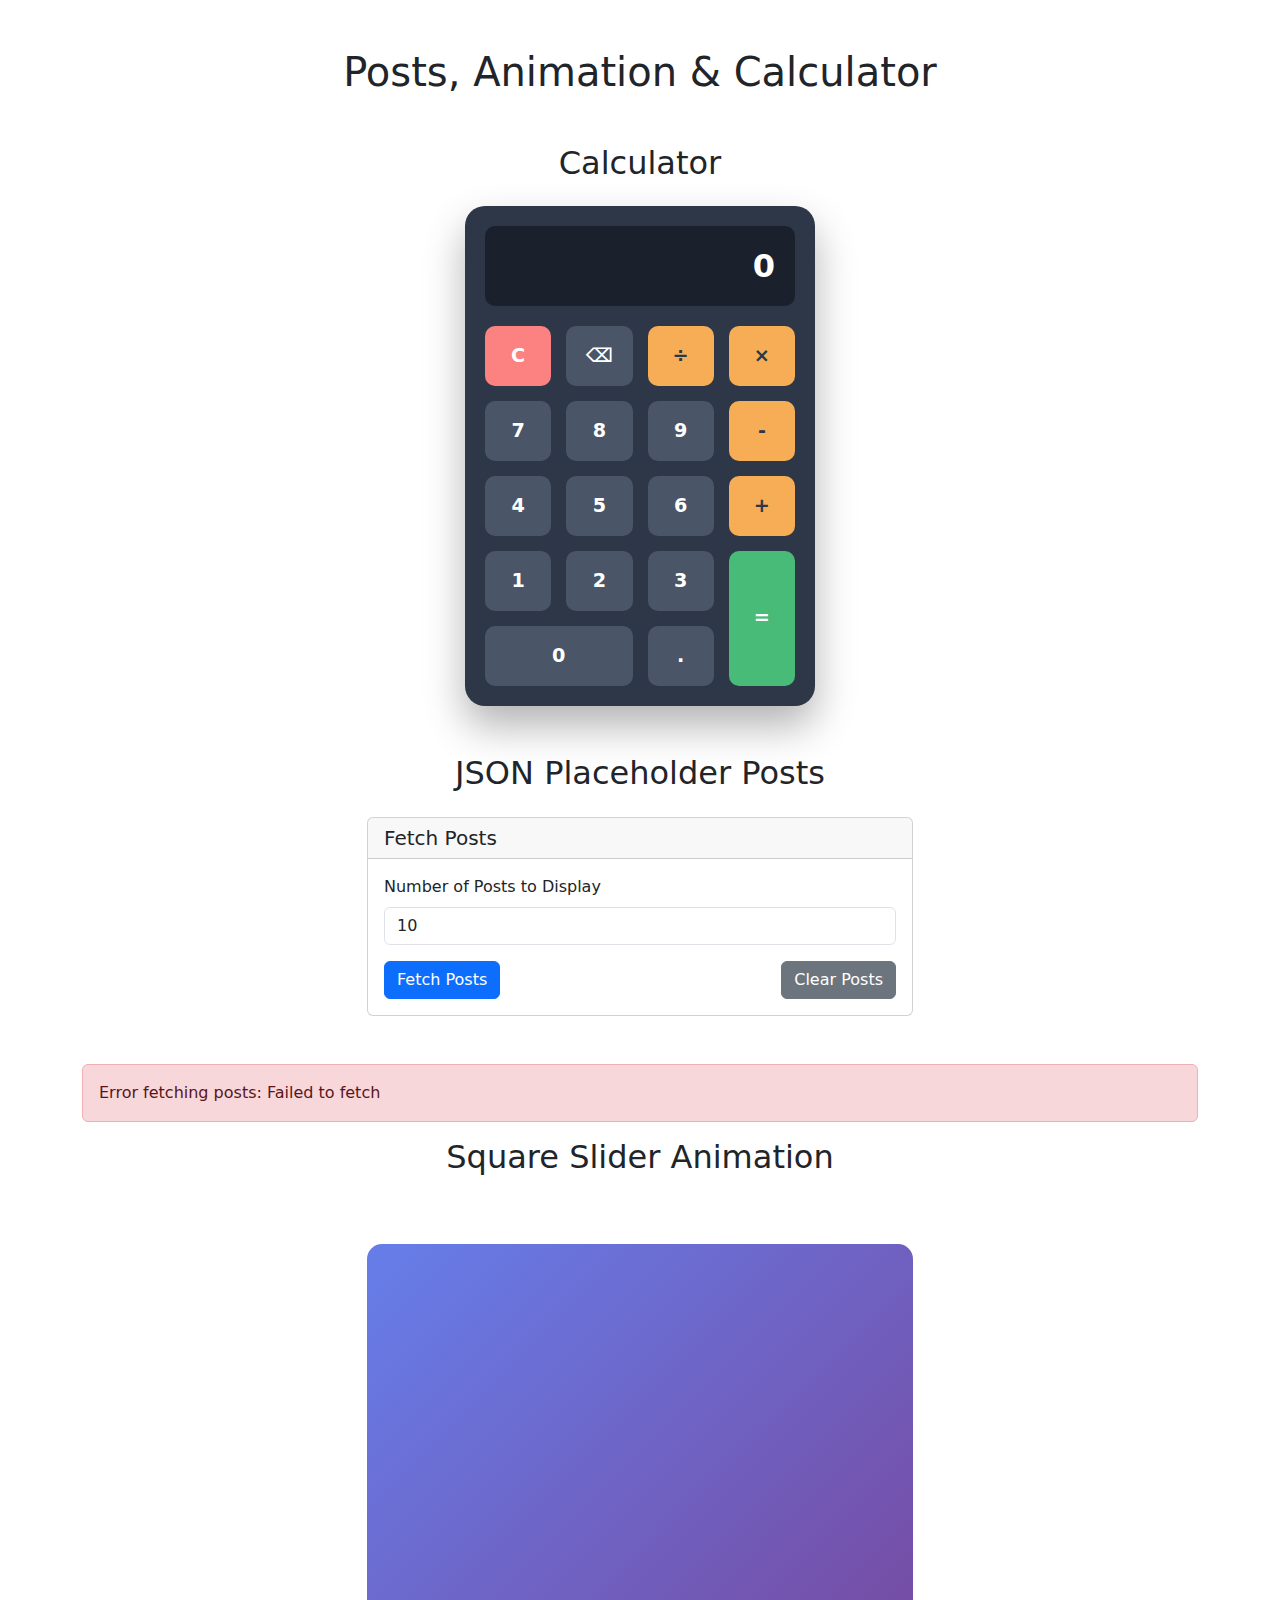
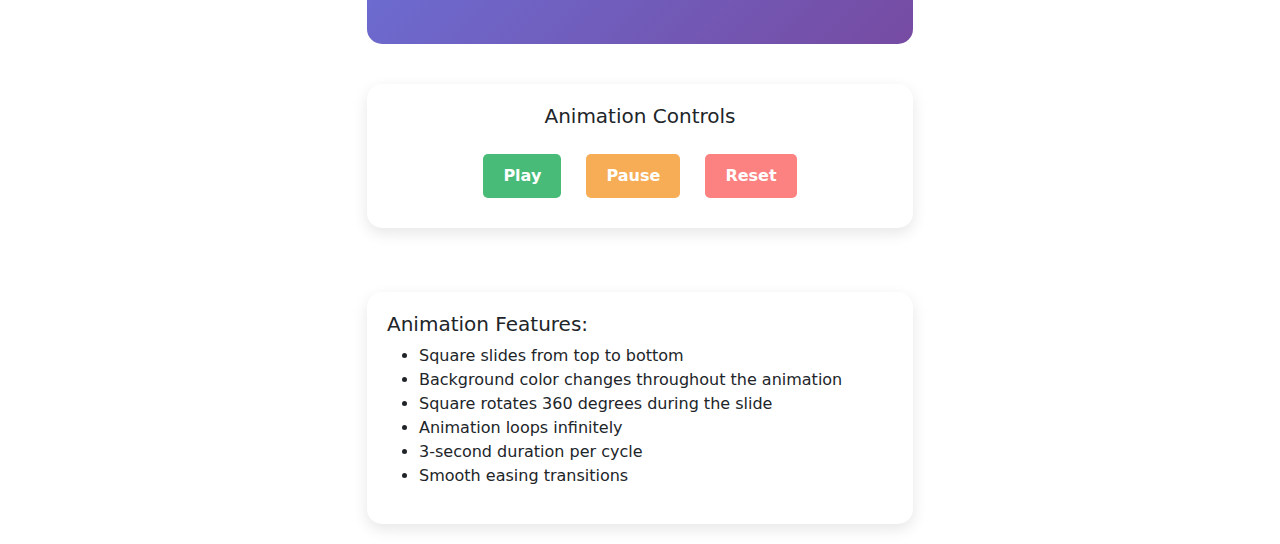
<file: index.html>
<!DOCTYPE html>
<html lang="en">
<head>
    <meta charset="UTF-8">
    <meta name="viewport" content="width=device-width, initial-scale=1.0">
    <title>JSON Placeholder Posts & Calculator</title>
    <!-- Bootstrap CSS -->
    <link href="https://cdn.jsdelivr.net/npm/bootstrap@5.3.0/dist/css/bootstrap.min.css" rel="stylesheet">
    <style>
        .animation-container {
            position: relative;
            width: 100%;
            height: 400px;
            background: linear-gradient(135deg, #667eea 0%, #764ba2 100%);
            border-radius: 15px;
            overflow: hidden;
            margin: 20px 0;
        }
        
        .square-slider {
            width: 80px;
            height: 80px;
            position: absolute;
            left: 50%;
            top: -100px;
            transform: translateX(-50%);
            border-radius: 10px;
            box-shadow: 0 4px 15px rgba(0, 0, 0, 0.3);
            background: linear-gradient(45deg, #ff6b6b, #ee5a24);
            animation: slideDown 3s ease-in-out infinite;
        }
        
        @keyframes slideDown {
            0% {
                top: -100px;
                background: linear-gradient(45deg, #ff6b6b, #ee5a24);
                transform: translateX(-50%) rotate(0deg);
            }
            25% {
                top: 25%;
                background: linear-gradient(45deg, #feca57, #ff9ff3);
                transform: translateX(-50%) rotate(90deg);
            }
            50% {
                top: 50%;
                background: linear-gradient(45deg, #48cae4, #023e8a);
                transform: translateX(-50%) rotate(180deg);
            }
            75% {
                top: 75%;
                background: linear-gradient(45deg, #06ffa5, #10ac84);
                transform: translateX(-50%) rotate(270deg);
            }
            100% {
                top: calc(100% + 100px);
                background: linear-gradient(45deg, #c44569, #f8b500);
                transform: translateX(-50%) rotate(360deg);
            }
        }
        
        .controls-panel {
            background: white;
            padding: 20px;
            border-radius: 15px;
            box-shadow: 0 5px 15px rgba(0, 0, 0, 0.1);
            margin: 20px 0;
        }
        
        .animation-control {
            margin: 10px;
            padding: 10px 20px;
            border: none;
            border-radius: 5px;
            cursor: pointer;
            font-weight: bold;
            transition: all 0.3s ease;
        }
        
        .play-btn {
            background: #48bb78;
            color: white;
        }
        
        .play-btn:hover {
            background: #38a169;
            transform: translateY(-2px);
        }
        
        .pause-btn {
            background: #f6ad55;
            color: white;
        }
        
        .pause-btn:hover {
            background: #ed8936;
            transform: translateY(-2px);
        }
        
        .reset-btn {
            background: #fc8181;
            color: white;
        }
        
        .reset-btn:hover {
            background: #f56565;
            transform: translateY(-2px);
        }
        
        .paused {
            animation-play-state: paused !important;
        }

        /* Calculator Styles */
        .calculator {
            background: #2d3748;
            border-radius: 20px;
            padding: 20px;
            box-shadow: 0 20px 40px rgba(0, 0, 0, 0.3);
            max-width: 350px;
            width: 100%;
            margin: 0 auto;
        }

        .calculator .display {
            margin-bottom: 20px;
        }

        .calculator #display {
            width: 100%;
            height: 80px;
            font-size: 2rem;
            text-align: right;
            padding: 0 20px;
            border: none;
            border-radius: 10px;
            background: #1a202c;
            color: #ffffff;
            outline: none;
            font-weight: bold;
        }

        .calculator .buttons {
            display: grid;
            grid-template-columns: repeat(4, 1fr);
            gap: 15px;
        }

        .calculator .btn {
            height: 60px;
            border: none;
            border-radius: 10px;
            font-size: 1.2rem;
            font-weight: bold;
            cursor: pointer;
            transition: all 0.2s ease;
            background: #4a5568;
            color: #ffffff;
        }

        .calculator .btn:hover {
            transform: translateY(-2px);
            box-shadow: 0 5px 15px rgba(0, 0, 0, 0.3);
        }

        .calculator .btn:active {
            transform: translateY(0);
        }

        .calculator .btn.operator {
            background: #f6ad55;
            color: #2d3748;
        }

        .calculator .btn.operator:hover {
            background: #ed8936;
        }

        .calculator .btn.equals {
            background: #48bb78;
            color: #ffffff;
            grid-row: span 2;
            height: 135px;
        }

        .calculator .btn.equals:hover {
            background: #38a169;
        }

        .calculator .btn.clear {
            background: #fc8181;
            color: #ffffff;
        }

        .calculator .btn.clear:hover {
            background: #f56565;
        }

        .calculator .btn.zero {
            grid-column: span 2;
        }

        /* Responsive design for calculator */
        @media (max-width: 480px) {
            .calculator {
                padding: 15px;
                max-width: 300px;
            }
            
            .calculator #display {
                height: 70px;
                font-size: 1.8rem;
            }
            
            .calculator .btn {
                height: 50px;
                font-size: 1rem;
            }
            
            .calculator .btn.equals {
                height: 115px;
            }
        }
    </style>
</head>
<body>
    <div class="container mt-5">
        <h1 class="text-center mb-5">Posts, Animation & Calculator</h1>
        
        <!-- Calculator Section -->
        <div class="row mb-5">
            <div class="col-12">
                <h2 class="text-center mb-4">Calculator</h2>
            </div>
            <div class="col-12 col-md-8 col-lg-6 mx-auto">
                <div class="calculator">
                    <div class="display">
                        <input type="text" id="display" readonly>
                    </div>
                    <div class="buttons">
                        <!-- Clear and Reset -->
                        <button class="btn clear" onclick="clearDisplay()">C</button>
                        <button class="btn" onclick="deleteLast()">⌫</button>
                        <button class="btn operator" onclick="appendToDisplay('/')" data-operator="÷">÷</button>
                        <button class="btn operator" onclick="appendToDisplay('*')" data-operator="×">×</button>
                        
                        <!-- Row 1 -->
                        <button class="btn" onclick="appendToDisplay('7')">7</button>
                        <button class="btn" onclick="appendToDisplay('8')">8</button>
                        <button class="btn" onclick="appendToDisplay('9')">9</button>
                        <button class="btn operator" onclick="appendToDisplay('-')">-</button>
                        
                        <!-- Row 2 -->
                        <button class="btn" onclick="appendToDisplay('4')">4</button>
                        <button class="btn" onclick="appendToDisplay('5')">5</button>
                        <button class="btn" onclick="appendToDisplay('6')">6</button>
                        <button class="btn operator" onclick="appendToDisplay('+')">+</button>
                        
                        <!-- Row 3 -->
                        <button class="btn" onclick="appendToDisplay('1')">1</button>
                        <button class="btn" onclick="appendToDisplay('2')">2</button>
                        <button class="btn" onclick="appendToDisplay('3')">3</button>
                        <button class="btn equals" onclick="calculate()" rowspan="2">=</button>
                        
                        <!-- Row 4 -->
                        <button class="btn zero" onclick="appendToDisplay('0')">0</button>
                        <button class="btn" onclick="appendToDisplay('.')">.</button>
                    </div>
                </div>
            </div>
        </div>
        
        <!-- Posts Controls Section -->
        <div class="row mb-5">
            <div class="col-12">
                <h2 class="text-center mb-4">JSON Placeholder Posts</h2>
            </div>
            <div class="col-12 col-md-8 col-lg-6 mx-auto">
                <div class="card">
                    <div class="card-header">
                        <h5 class="mb-0">Fetch Posts</h5>
                    </div>
                    <div class="card-body">
                        <div class="mb-3">
                            <label for="post-limit" class="form-label">Number of Posts to Display</label>
                            <input type="number" class="form-control" id="post-limit" value="10" min="1" max="100">
                        </div>
                        <div class="d-flex justify-content-between">
                            <button type="button" id="fetch-posts" class="btn btn-primary">Fetch Posts</button>
                            <button type="button" id="clear-posts" class="btn btn-secondary">Clear Posts</button>
                        </div>
                    </div>
                </div>
            </div>
        </div>
        
        <!-- Loading Indicator -->
        <div id="loading" class="text-center mb-4" style="display: none;">
            <div class="spinner-border text-primary" role="status">
                <span class="visually-hidden">Loading...</span>
            </div>
            <p class="mt-2">Fetching posts...</p>
        </div>
        
        <!-- Error Message -->
        <div id="error-message" class="alert alert-danger" style="display: none;"></div>
        
        <!-- Posts Container -->
        <div id="posts-container" class="row">
            <!-- Posts will be populated here -->
        </div>

        <h2 class="text-center mb-5">Square Slider Animation</h2>
        
        <!-- Animation Container -->
        <div class="row justify-content-center">
            <div class="col-12 col-md-8 col-lg-6">
                <div class="animation-container">
                    <div class="square-slider" id="squareSlider"></div>
                </div>
            </div>
        </div>
        
        <!-- Animation Controls Panel -->
        <div class="row justify-content-center">
            <div class="col-12 col-md-8 col-lg-6">
                <div class="controls-panel text-center">
                    <h5 class="mb-3">Animation Controls</h5>
                    <button class="animation-control play-btn" onclick="playAnimation()">Play</button>
                    <button class="animation-control pause-btn" onclick="pauseAnimation()">Pause</button>
                    <button class="animation-control reset-btn" onclick="resetAnimation()">Reset</button>
                </div>
            </div>
        </div>
        
        <!-- Animation Description -->
        <div class="row justify-content-center mt-4">
            <div class="col-12 col-md-8 col-lg-6">
                <div class="controls-panel">
                    <h5>Animation Features:</h5>
                    <ul>
                        <li>Square slides from top to bottom</li>
                        <li>Background color changes throughout the animation</li>
                        <li>Square rotates 360 degrees during the slide</li>
                        <li>Animation loops infinitely</li>
                        <li>3-second duration per cycle</li>
                        <li>Smooth easing transitions</li>
                    </ul>
                </div>
            </div>
        </div>
    </div>
    
    <!-- Bootstrap JS -->
    <script src="https://cdn.jsdelivr.net/npm/bootstrap@5.3.0/dist/js/bootstrap.bundle.min.js"></script>
    
    <script>
        // Calculator state
        let currentInput = '';
        let operator = '';
        let previousInput = '';
        let shouldResetDisplay = false;

        // Get display element
        const display = document.getElementById('display');

        // Function to append values to display
        function appendToDisplay(value) {
            if (shouldResetDisplay) {
                currentInput = '';
                shouldResetDisplay = false;
            }
            
            // Handle operators
            if (['+', '-', '*', '/'].includes(value)) {
                if (currentInput === '' && previousInput === '') {
                    return; // Don't allow operator as first input
                }
                
                if (operator && currentInput && previousInput) {
                    // Calculate existing operation first
                    calculate();
                }
                
                operator = value;
                previousInput = currentInput || previousInput;
                currentInput = '';
                updateDisplay(previousInput + ' ' + getOperatorSymbol(value) + ' ');
                return;
            }
            
            // Handle decimal point
            if (value === '.') {
                if (currentInput.includes('.')) {
                    return; // Don't allow multiple decimal points
                }
                if (currentInput === '') {
                    currentInput = '0.';
                } else {
                    currentInput += value;
                }
            } else {
                // Handle numbers
                currentInput += value;
            }
            
            updateDisplay((previousInput && operator ? previousInput + ' ' + getOperatorSymbol(operator) + ' ' : '') + currentInput);
        }

        // Function to update display
        function updateDisplay(value) {
            display.value = value || '0';
        }

        // Function to get operator symbol for display
        function getOperatorSymbol(op) {
            switch(op) {
                case '+': return '+';
                case '-': return '-';
                case '*': return '×';
                case '/': return '÷';
                default: return op;
            }
        }

        // Function to perform calculation
        function calculate() {
            if (!operator || !previousInput || !currentInput) {
                return;
            }
            
            const prev = parseFloat(previousInput);
            const current = parseFloat(currentInput);
            let result;
            
            switch(operator) {
                case '+':
                    result = prev + current;
                    break;
                case '-':
                    result = prev - current;
                    break;
                case '*':
                    result = prev * current;
                    break;
                case '/':
                    if (current === 0) {
                        updateDisplay('Error: Division by zero');
                        resetCalculator();
                        return;
                    }
                    result = prev / current;
                    break;
                default:
                    return;
            }
            
            // Round to avoid floating point precision issues
            result = Math.round(result * 100000000) / 100000000;
            
            updateDisplay(result.toString());
            
            // Reset for next calculation
            currentInput = result.toString();
            operator = '';
            previousInput = '';
            shouldResetDisplay = true;
        }

        // Function to clear display (reset)
        function clearDisplay() {
            resetCalculator();
            updateDisplay('');
        }

        // Function to reset calculator state
        function resetCalculator() {
            currentInput = '';
            operator = '';
            previousInput = '';
            shouldResetDisplay = false;
        }

        // Function to delete last character
        function deleteLast() {
            if (shouldResetDisplay) {
                clearDisplay();
                return;
            }
            
            if (currentInput) {
                currentInput = currentInput.slice(0, -1);
                updateDisplay((previousInput && operator ? previousInput + ' ' + getOperatorSymbol(operator) + ' ' : '') + currentInput);
            } else if (operator) {
                operator = '';
                currentInput = previousInput;
                previousInput = '';
                updateDisplay(currentInput);
            }
        }

        // Keyboard support for calculator
        document.addEventListener('keydown', function(event) {
            const key = event.key;
            
            // Numbers and decimal point
            if (/[0-9\.]/.test(key)) {
                appendToDisplay(key);
            }
            
            // Operators
            if (key === '+' || key === '-') {
                appendToDisplay(key);
            }
            if (key === '*') {
                appendToDisplay('*');
            }
            if (key === '/') {
                event.preventDefault(); // Prevent browser search
                appendToDisplay('/');
            }
            
            // Enter or equals
            if (key === 'Enter' || key === '=') {
                calculate();
            }
            
            // Escape or 'c' for clear
            if (key === 'Escape' || key.toLowerCase() === 'c') {
                clearDisplay();
            }
            
            // Backspace for delete
            if (key === 'Backspace') {
                deleteLast();
            }
        });

        // Posts data array
        let posts = [];

        // Function to fetch posts from JSON Placeholder
        async function fetchPosts(limit = 10) {
            const loadingEl = document.getElementById('loading');
            const errorEl = document.getElementById('error-message');
            
            try {
                // Show loading indicator
                loadingEl.style.display = 'block';
                errorEl.style.display = 'none';
                
                // Fetch posts from JSON Placeholder
                const response = await fetch(`https://jsonplaceholder.typicode.com/posts?_limit=${limit}`);
                
                if (!response.ok) {
                    throw new Error(`HTTP error! status: ${response.status}`);
                }
                
                const fetchedPosts = await response.json();
                posts = fetchedPosts;
                
                // Display the posts
                displayPosts();
                
                console.log(`Fetched ${posts.length} posts from JSON Placeholder`);
                
            } catch (error) {
                console.error('Error fetching posts:', error);
                errorEl.textContent = `Error fetching posts: ${error.message}`;
                errorEl.style.display = 'block';
            } finally {
                // Hide loading indicator
                loadingEl.style.display = 'none';
            }
        }

        // Function to display posts on the page
        function displayPosts() {
            const postsContainer = document.getElementById('posts-container');
            
            // Clear existing posts
            postsContainer.innerHTML = '';
            
            if (posts.length === 0) {
                postsContainer.innerHTML = `
                    <div class="col-12">
                        <div class="alert alert-info text-center">
                            No posts to display. Click "Fetch Posts" to load posts from JSON Placeholder.
                        </div>
                    </div>
                `;
                return;
            }
            
            // Create and append post cards
            posts.forEach(post => {
                const postCard = document.createElement('div');
                postCard.className = 'col-12 col-md-6 col-lg-4 mb-4';
                
                postCard.innerHTML = `
                    <div class="card h-100">
                        <div class="card-body d-flex flex-column">
                            <h5 class="card-title">${post.title}</h5>
                            <p class="card-text flex-grow-1">${post.body}</p>
                            <div class="mt-auto">
                                <small class="text-muted">Post ID: ${post.id} | User ID: ${post.userId}</small>
                            </div>
                        </div>
                    </div>
                `;
                
                postsContainer.appendChild(postCard);
            });
        }

        // Handle fetch posts button
        document.getElementById('fetch-posts').addEventListener('click', function() {
            const limit = parseInt(document.getElementById('post-limit').value) || 10;
            fetchPosts(limit);
        });

        // Handle clear posts button
        document.getElementById('clear-posts').addEventListener('click', function() {
            posts = [];
            displayPosts();
        });

        // Handle Enter key on limit input
        document.getElementById('post-limit').addEventListener('keypress', function(e) {
            if (e.key === 'Enter') {
                const limit = parseInt(this.value) || 10;
                fetchPosts(limit);
            }
        });

        // Animation control functions
        const squareSlider = document.getElementById('squareSlider');
        
        function playAnimation() {
            squareSlider.classList.remove('paused');
            squareSlider.style.animationPlayState = 'running';
        }
        
        function pauseAnimation() {
            squareSlider.classList.add('paused');
            squareSlider.style.animationPlayState = 'paused';
        }
        
        function resetAnimation() {
            squareSlider.style.animation = 'none';
            squareSlider.offsetHeight; // Trigger reflow
            squareSlider.style.animation = 'slideDown 3s ease-in-out infinite';
            squareSlider.classList.remove('paused');
        }
        
        // Initialize everything when page loads
        window.addEventListener('load', function() {
            fetchPosts(10); // Default to 10 posts
            updateDisplay(''); // Initialize calculator display
            console.log('Page loaded with calculator, posts, and animation');
        });
    </script>
</body>
</html>
</file>
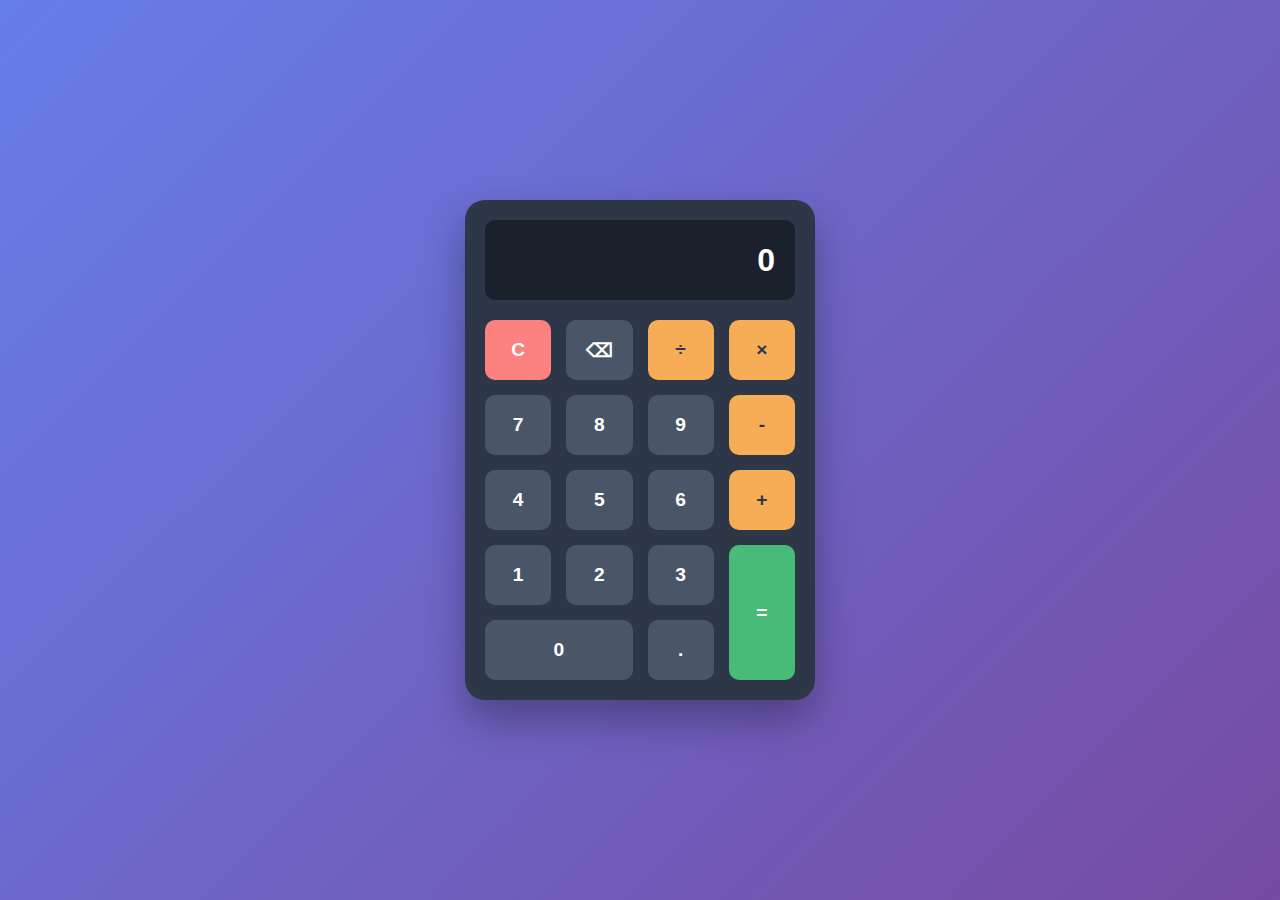
<file: calculator.html>
<!DOCTYPE html>
<html lang="en">
<head>
    <meta charset="UTF-8">
    <meta name="viewport" content="width=device-width, initial-scale=1.0">
    <title>Calculator App</title>
    <link rel="stylesheet" href="styles.css">
</head>
<body>
    <div class="calculator">
        <div class="display">
            <input type="text" id="display" readonly>
        </div>
        <div class="buttons">
            <!-- Clear and Reset -->
            <button class="btn clear" onclick="clearDisplay()">C</button>
            <button class="btn" onclick="deleteLast()">⌫</button>
            <button class="btn operator" onclick="appendToDisplay('/')" data-operator="÷">÷</button>
            <button class="btn operator" onclick="appendToDisplay('*')" data-operator="×">×</button>
            
            <!-- Row 1 -->
            <button class="btn" onclick="appendToDisplay('7')">7</button>
            <button class="btn" onclick="appendToDisplay('8')">8</button>
            <button class="btn" onclick="appendToDisplay('9')">9</button>
            <button class="btn operator" onclick="appendToDisplay('-')">-</button>
            
            <!-- Row 2 -->
            <button class="btn" onclick="appendToDisplay('4')">4</button>
            <button class="btn" onclick="appendToDisplay('5')">5</button>
            <button class="btn" onclick="appendToDisplay('6')">6</button>
            <button class="btn operator" onclick="appendToDisplay('+')">+</button>
            
            <!-- Row 3 -->
            <button class="btn" onclick="appendToDisplay('1')">1</button>
            <button class="btn" onclick="appendToDisplay('2')">2</button>
            <button class="btn" onclick="appendToDisplay('3')">3</button>
            <button class="btn equals" onclick="calculate()" rowspan="2">=</button>
            
            <!-- Row 4 -->
            <button class="btn zero" onclick="appendToDisplay('0')">0</button>
            <button class="btn" onclick="appendToDisplay('.')">.</button>
        </div>
    </div>
    <script src="script.js"></script>
</body>
</html>
</file>
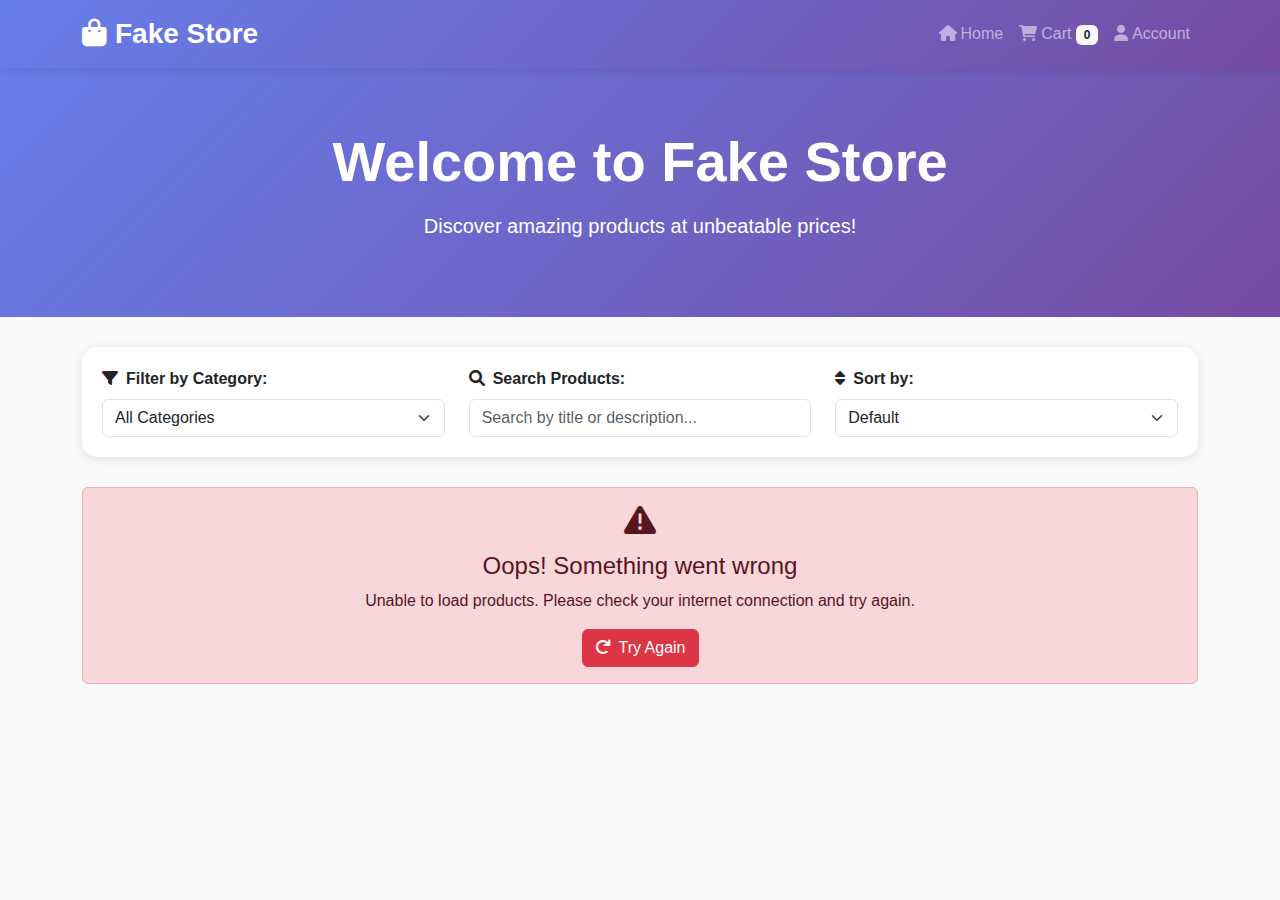
<file: ecommerce-store.html>
<!DOCTYPE html>
<html lang="en">
<head>
    <meta charset="UTF-8">
    <meta name="viewport" content="width=device-width, initial-scale=1.0">
    <title>Fake Store - E-Commerce Website</title>
    <!-- Bootstrap CSS -->
    <link href="https://cdn.jsdelivr.net/npm/bootstrap@5.3.0/dist/css/bootstrap.min.css" rel="stylesheet">
    <!-- Font Awesome for icons -->
    <link rel="stylesheet" href="https://cdnjs.cloudflare.com/ajax/libs/font-awesome/6.0.0/css/all.min.css">
    <style>
        body {
            background-color: #f8f9fa;
            font-family: 'Segoe UI', Tahoma, Geneva, Verdana, sans-serif;
        }
        
        .navbar {
            background: linear-gradient(135deg, #667eea 0%, #764ba2 100%);
            box-shadow: 0 2px 10px rgba(0,0,0,0.1);
        }
        
        .product-card {
            transition: transform 0.3s ease, box-shadow 0.3s ease;
            height: 100%;
            border: none;
            border-radius: 15px;
            overflow: hidden;
        }
        
        .product-card:hover {
            transform: translateY(-5px);
            box-shadow: 0 10px 25px rgba(0,0,0,0.15);
        }
        
        .product-image {
            height: 250px;
            object-fit: contain;
            padding: 20px;
            background: white;
        }
        
        .price-tag {
            background: linear-gradient(135deg, #667eea 0%, #764ba2 100%);
            color: white;
            font-weight: bold;
            font-size: 1.2em;
        }
        
        .category-icon {
            position: absolute;
            top: 10px;
            right: 10px;
            background: rgba(255,255,255,0.9);
            border-radius: 50%;
            padding: 8px;
            font-size: 1.2em;
            color: #667eea;
        }
        
        .search-container {
            background: white;
            border-radius: 15px;
            padding: 20px;
            margin: 20px 0;
            box-shadow: 0 2px 10px rgba(0,0,0,0.1);
        }
        
        .loading-spinner {
            display: flex;
            justify-content: center;
            align-items: center;
            height: 200px;
        }
        
        .product-description {
            display: -webkit-box;
            -webkit-line-clamp: 3;
            line-clamp: 3;
            -webkit-box-orient: vertical;
            overflow: hidden;
            text-overflow: ellipsis;
        }
        
        .star-rating {
            color: #ffc107;
        }
        
        .btn-custom {
            background: linear-gradient(135deg, #667eea 0%, #764ba2 100%);
            border: none;
            color: white;
            border-radius: 25px;
            padding: 8px 20px;
            transition: all 0.3s ease;
        }
        
        .btn-custom:hover {
            transform: translateY(-2px);
            box-shadow: 0 5px 15px rgba(102, 126, 234, 0.4);
            color: white;
        }
        
        .hero-section {
            background: linear-gradient(135deg, #667eea 0%, #764ba2 100%);
            color: white;
            padding: 60px 0;
            margin-bottom: 30px;
        }
        
        .filter-section {
            background: white;
            border-radius: 15px;
            padding: 20px;
            margin-bottom: 30px;
            box-shadow: 0 2px 10px rgba(0,0,0,0.1);
        }
    </style>
</head>
<body>
    <!-- Navigation -->
    <nav class="navbar navbar-expand-lg navbar-dark">
        <div class="container">
            <a class="navbar-brand fw-bold fs-3" href="#">
                <i class="fas fa-shopping-bag me-2"></i>Fake Store
            </a>
            <button class="navbar-toggler" type="button" data-bs-toggle="collapse" data-bs-target="#navbarNav">
                <span class="navbar-toggler-icon"></span>
            </button>
            <div class="collapse navbar-collapse" id="navbarNav">
                <ul class="navbar-nav ms-auto">
                    <li class="nav-item">
                        <a class="nav-link" href="#"><i class="fas fa-home me-1"></i>Home</a>
                    </li>
                    <li class="nav-item">
                        <a class="nav-link" href="#"><i class="fas fa-shopping-cart me-1"></i>Cart <span class="badge bg-light text-dark">0</span></a>
                    </li>
                    <li class="nav-item">
                        <a class="nav-link" href="#"><i class="fas fa-user me-1"></i>Account</a>
                    </li>
                </ul>
            </div>
        </div>
    </nav>

    <!-- Hero Section -->
    <div class="hero-section">
        <div class="container text-center">
            <h1 class="display-4 fw-bold mb-3">Welcome to Fake Store</h1>
            <p class="lead">Discover amazing products at unbeatable prices!</p>
        </div>
    </div>

    <div class="container">
        <!-- Filter and Search Section -->
        <div class="filter-section">
            <div class="row align-items-center">
                <div class="col-md-4">
                    <label for="categoryFilter" class="form-label fw-bold">
                        <i class="fas fa-filter me-2"></i>Filter by Category:
                    </label>
                    <select class="form-select" id="categoryFilter">
                        <option value="all">All Categories</option>
                    </select>
                </div>
                <div class="col-md-4">
                    <label for="searchInput" class="form-label fw-bold">
                        <i class="fas fa-search me-2"></i>Search Products:
                    </label>
                    <input type="text" class="form-control" id="searchInput" placeholder="Search by title or description...">
                </div>
                <div class="col-md-4">
                    <label for="sortBy" class="form-label fw-bold">
                        <i class="fas fa-sort me-2"></i>Sort by:
                    </label>
                    <select class="form-select" id="sortBy">
                        <option value="default">Default</option>
                        <option value="price-low">Price: Low to High</option>
                        <option value="price-high">Price: High to Low</option>
                        <option value="title-az">Title: A-Z</option>
                        <option value="title-za">Title: Z-A</option>
                        <option value="rating">Rating: High to Low</option>
                    </select>
                </div>
            </div>
        </div>

        <!-- Loading Spinner -->
        <div id="loadingSpinner" class="loading-spinner">
            <div class="spinner-border text-primary" role="status" style="width: 3rem; height: 3rem;">
                <span class="visually-hidden">Loading...</span>
            </div>
        </div>

        <!-- Products Grid -->
        <div id="productsGrid" class="row g-4" style="display: none;">
            <!-- Products will be dynamically inserted here -->
        </div>

        <!-- No Results Message -->
        <div id="noResults" class="text-center py-5" style="display: none;">
            <i class="fas fa-search fa-3x text-muted mb-3"></i>
            <h3 class="text-muted">No products found</h3>
            <p class="text-muted">Try adjusting your search or filter criteria</p>
        </div>
    </div>

    <!-- Bootstrap JS -->
    <script src="https://cdn.jsdelivr.net/npm/bootstrap@5.3.0/dist/js/bootstrap.bundle.min.js"></script>
    
    <script>
        let allProducts = [];
        let filteredProducts = [];

        // Category icons mapping
        const categoryIcons = {
            "men's clothing": "fas fa-tshirt",
            "women's clothing": "fas fa-female",
            "jewelery": "fas fa-gem",
            "electronics": "fas fa-laptop"
        };

        // DOM elements
        const loadingSpinner = document.getElementById('loadingSpinner');
        const productsGrid = document.getElementById('productsGrid');
        const categoryFilter = document.getElementById('categoryFilter');
        const searchInput = document.getElementById('searchInput');
        const sortBy = document.getElementById('sortBy');
        const noResults = document.getElementById('noResults');

        // Fetch products from API
        async function fetchProducts() {
            try {
                const response = await fetch('https://fakestoreapi.com/products');
                if (!response.ok) {
                    throw new Error(`HTTP error! status: ${response.status}`);
                }
                const products = await response.json();
                allProducts = products;
                filteredProducts = [...products];
                
                populateCategories();
                displayProducts(filteredProducts);
                hideLoading();
            } catch (error) {
                console.error('Error fetching products:', error);
                hideLoading();
                showError();
            }
        }

        // Populate category dropdown
        function populateCategories() {
            const categories = [...new Set(allProducts.map(product => product.category))];
            categories.forEach(category => {
                const option = document.createElement('option');
                option.value = category;
                option.textContent = category.charAt(0).toUpperCase() + category.slice(1);
                categoryFilter.appendChild(option);
            });
        }

        // Display products
        function displayProducts(products) {
            productsGrid.innerHTML = '';
            
            if (products.length === 0) {
                productsGrid.style.display = 'none';
                noResults.style.display = 'block';
                return;
            }

            noResults.style.display = 'none';
            productsGrid.style.display = 'flex';

            products.forEach(product => {
                const productCard = createProductCard(product);
                productsGrid.appendChild(productCard);
            });
        }

        // Create product card
        function createProductCard(product) {
            const col = document.createElement('div');
            col.className = 'col-lg-3 col-md-4 col-sm-6';
            
            const categoryIcon = categoryIcons[product.category] || 'fas fa-tag';
            const stars = generateStars(product.rating.rate);
            
            col.innerHTML = `
                <div class="card product-card h-100 shadow">
                    <div class="position-relative">
                        <img src="${product.image}" class="card-img-top product-image" alt="${product.title}">
                        <div class="category-icon">
                            <i class="${categoryIcon}"></i>
                        </div>
                    </div>
                    <div class="card-body d-flex flex-column">
                        <h5 class="card-title fw-bold">${product.title}</h5>
                        <p class="card-text product-description text-muted">${product.description}</p>
                        <div class="mt-auto">
                            <div class="d-flex justify-content-between align-items-center mb-2">
                                <span class="badge price-tag">$${product.price}</span>
                                <div class="star-rating">
                                    ${stars}
                                    <small class="text-muted">(${product.rating.count})</small>
                                </div>
                            </div>
                            <div class="d-grid gap-2">
                                <button class="btn btn-custom" onclick="addToCart(${product.id})">
                                    <i class="fas fa-shopping-cart me-2"></i>Add to Cart
                                </button>
                                <button class="btn btn-outline-secondary btn-sm" onclick="viewDetails(${product.id})">
                                    <i class="fas fa-eye me-1"></i>View Details
                                </button>
                            </div>
                        </div>
                    </div>
                </div>
            `;
            
            return col;
        }

        // Generate star rating
        function generateStars(rating) {
            const fullStars = Math.floor(rating);
            const hasHalfStar = rating % 1 !== 0;
            let stars = '';
            
            for (let i = 0; i < fullStars; i++) {
                stars += '<i class="fas fa-star"></i>';
            }
            
            if (hasHalfStar) {
                stars += '<i class="fas fa-star-half-alt"></i>';
            }
            
            const emptyStars = 5 - fullStars - (hasHalfStar ? 1 : 0);
            for (let i = 0; i < emptyStars; i++) {
                stars += '<i class="far fa-star"></i>';
            }
            
            return stars;
        }

        // Filter and search functionality
        function filterProducts() {
            const category = categoryFilter.value;
            const searchTerm = searchInput.value.toLowerCase();
            const sortOption = sortBy.value;

            // Filter by category
            let filtered = category === 'all' 
                ? [...allProducts] 
                : allProducts.filter(product => product.category === category);

            // Filter by search term
            if (searchTerm) {
                filtered = filtered.filter(product => 
                    product.title.toLowerCase().includes(searchTerm) ||
                    product.description.toLowerCase().includes(searchTerm) ||
                    product.category.toLowerCase().includes(searchTerm)
                );
            }

            // Sort products
            switch (sortOption) {
                case 'price-low':
                    filtered.sort((a, b) => a.price - b.price);
                    break;
                case 'price-high':
                    filtered.sort((a, b) => b.price - a.price);
                    break;
                case 'title-az':
                    filtered.sort((a, b) => a.title.localeCompare(b.title));
                    break;
                case 'title-za':
                    filtered.sort((a, b) => b.title.localeCompare(a.title));
                    break;
                case 'rating':
                    filtered.sort((a, b) => b.rating.rate - a.rating.rate);
                    break;
                default:
                    // Keep original order
                    break;
            }

            filteredProducts = filtered;
            displayProducts(filteredProducts);
        }

        // Event listeners
        categoryFilter.addEventListener('change', filterProducts);
        searchInput.addEventListener('input', filterProducts);
        sortBy.addEventListener('change', filterProducts);

        // Utility functions
        function hideLoading() {
            loadingSpinner.style.display = 'none';
        }

        function showError() {
            productsGrid.innerHTML = `
                <div class="col-12">
                    <div class="alert alert-danger text-center">
                        <i class="fas fa-exclamation-triangle fa-2x mb-3"></i>
                        <h4>Oops! Something went wrong</h4>
                        <p>Unable to load products. Please check your internet connection and try again.</p>
                        <button class="btn btn-danger" onclick="location.reload()">
                            <i class="fas fa-redo me-2"></i>Try Again
                        </button>
                    </div>
                </div>
            `;
            productsGrid.style.display = 'flex';
        }

        // Cart functionality (placeholder)
        function addToCart(productId) {
            // Find the product
            const product = allProducts.find(p => p.id === productId);
            if (product) {
                // Show success message
                showNotification(`${product.title} added to cart!`, 'success');
                
                // Update cart badge (placeholder)
                const cartBadge = document.querySelector('.badge');
                const currentCount = parseInt(cartBadge.textContent);
                cartBadge.textContent = currentCount + 1;
            }
        }

        // View details functionality (placeholder)
        function viewDetails(productId) {
            const product = allProducts.find(p => p.id === productId);
            if (product) {
                alert(`Product Details:\n\nTitle: ${product.title}\nPrice: $${product.price}\nCategory: ${product.category}\nRating: ${product.rating.rate}/5 (${product.rating.count} reviews)\n\nDescription: ${product.description}`);
            }
        }

        // Show notification
        function showNotification(message, type) {
            const notification = document.createElement('div');
            notification.className = `alert alert-${type} alert-dismissible fade show position-fixed`;
            notification.style.cssText = `
                top: 20px;
                right: 20px;
                z-index: 1050;
                min-width: 300px;
            `;
            notification.innerHTML = `
                ${message}
                <button type="button" class="btn-close" data-bs-dismiss="alert"></button>
            `;
            
            document.body.appendChild(notification);
            
            // Auto remove after 3 seconds
            setTimeout(() => {
                if (notification.parentNode) {
                    notification.remove();
                }
            }, 3000);
        }

        // Initialize the application
        document.addEventListener('DOMContentLoaded', function() {
            fetchProducts();
        });
    </script>
</body>
</html>
</file>
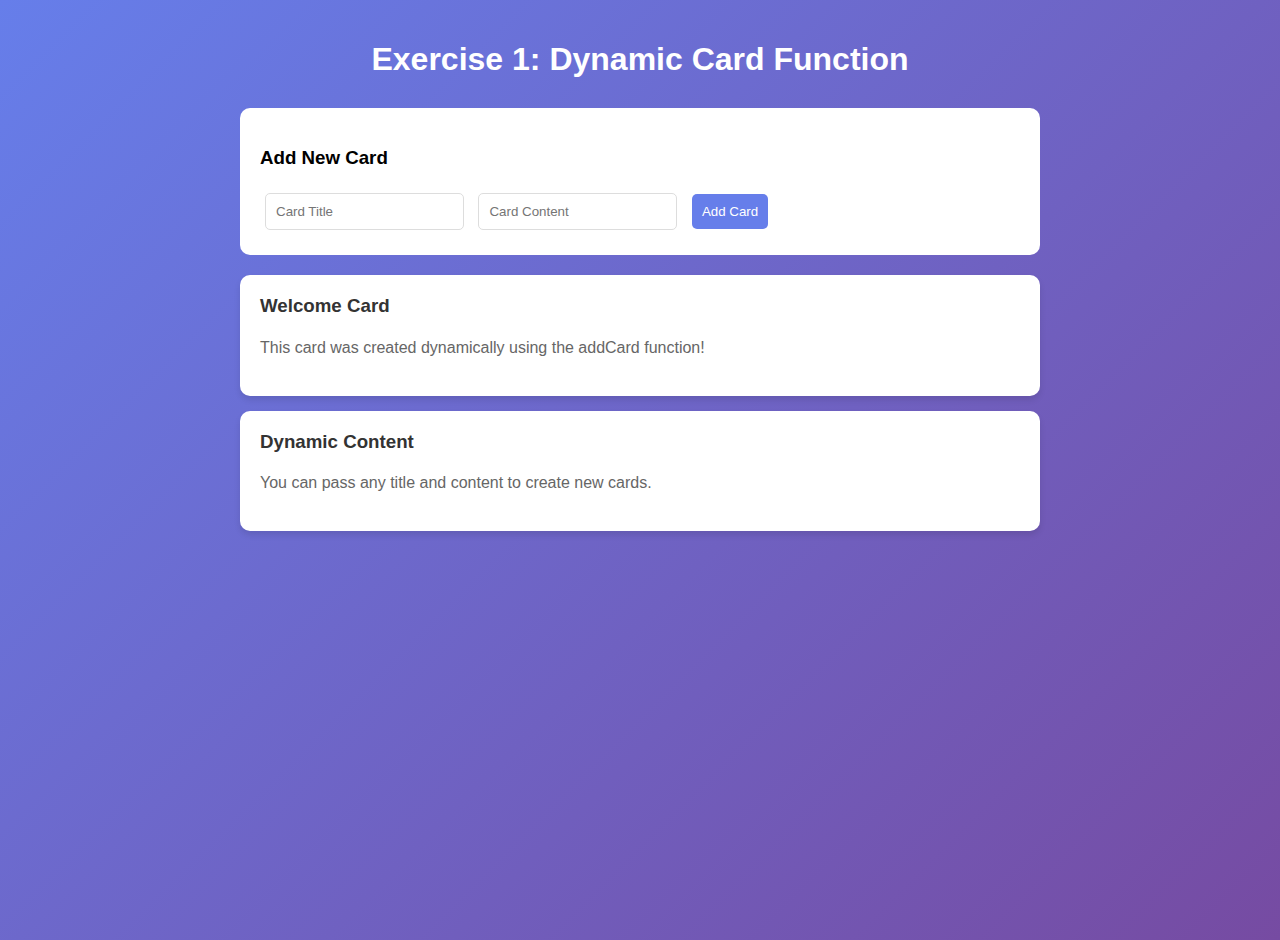
<file: exercise1.html>
<!DOCTYPE html>
<html lang="en">
<head>
    <meta charset="UTF-8">
    <meta name="viewport" content="width=device-width, initial-scale=1.0">
    <title>Lab 3 - Exercise 1: Dynamic Card Function</title>
    <style>
        body {
            font-family: Arial, sans-serif;
            background: linear-gradient(135deg, #667eea 0%, #764ba2 100%);
            margin: 0;
            padding: 20px;
            min-height: 100vh;
        }
        
        .container {
            max-width: 800px;
            margin: 0 auto;
        }
        
        h1 {
            color: white;
            text-align: center;
            margin-bottom: 30px;
        }
        
        .card {
            background: white;
            border-radius: 10px;
            padding: 20px;
            margin: 15px 0;
            box-shadow: 0 4px 6px rgba(0, 0, 0, 0.1);
            transition: transform 0.2s ease;
        }
        
        .card:hover {
            transform: translateY(-5px);
        }
        
        .card h3 {
            color: #333;
            margin-top: 0;
        }
        
        .card p {
            color: #666;
            line-height: 1.5;
        }
        
        .controls {
            background: white;
            padding: 20px;
            border-radius: 10px;
            margin-bottom: 20px;
        }
        
        input, button {
            margin: 5px;
            padding: 10px;
            border: 1px solid #ddd;
            border-radius: 5px;
        }
        
        button {
            background: #667eea;
            color: white;
            cursor: pointer;
            border: none;
        }
        
        button:hover {
            background: #5a6fd8;
        }
    </style>
</head>
<body>
    <div class="container">
        <h1>Exercise 1: Dynamic Card Function</h1>
        
        <div class="controls">
            <h3>Add New Card</h3>
            <input type="text" id="cardTitle" placeholder="Card Title">
            <input type="text" id="cardContent" placeholder="Card Content">
            <button onclick="addCardFromInput()">Add Card</button>
        </div>
        
        <div id="cardContainer">
            <!-- Cards will be dynamically added here -->
        </div>
    </div>

    <script>
        // Exercise 1: Modify addCard function to accept dynamic content
        function addCard(title, content) {
            const cardContainer = document.getElementById('cardContainer');
            
            // Create card element
            const card = document.createElement('div');
            card.className = 'card';
            
            // Add content to card
            card.innerHTML = `
                <h3>${title}</h3>
                <p>${content}</p>
            `;
            
            // Add card to container
            cardContainer.appendChild(card);
        }
        
        // Function to handle input and create card
        function addCardFromInput() {
            const title = document.getElementById('cardTitle').value;
            const content = document.getElementById('cardContent').value;
            
            if (title && content) {
                addCard(title, content);
                
                // Clear inputs
                document.getElementById('cardTitle').value = '';
                document.getElementById('cardContent').value = '';
            } else {
                alert('Please enter both title and content');
            }
        }
        
        // Demo: Add some initial cards
        addCard('Welcome Card', 'This card was created dynamically using the addCard function!');
        addCard('Dynamic Content', 'You can pass any title and content to create new cards.');
    </script>
</body>
</html>
</file>
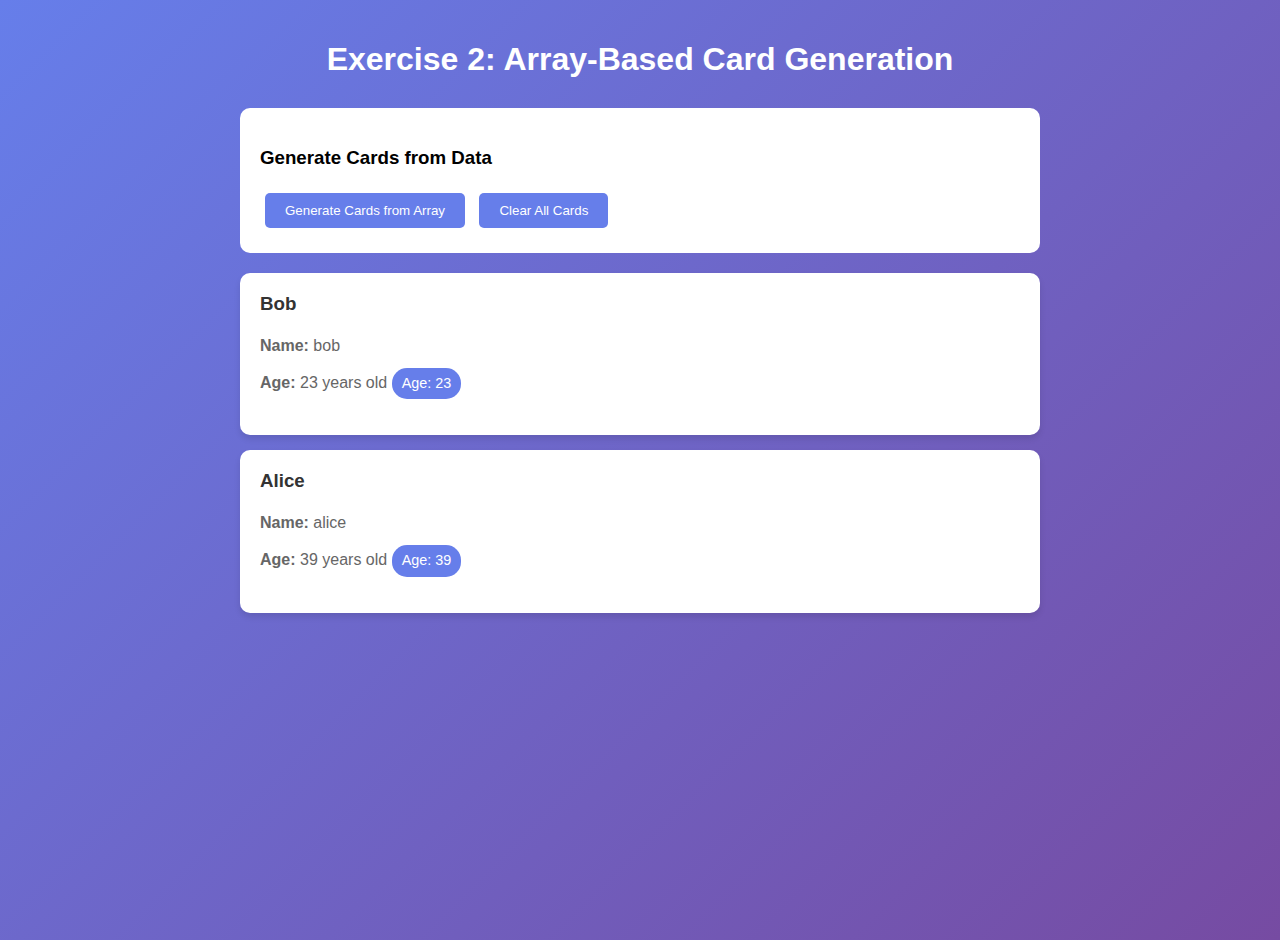
<file: exercise2.html>
<!DOCTYPE html>
<html lang="en">
<head>
    <meta charset="UTF-8">
    <meta name="viewport" content="width=device-width, initial-scale=1.0">
    <title>Lab 3 - Exercise 2: Array-Based Card Generation</title>
    <style>
        body {
            font-family: Arial, sans-serif;
            background: linear-gradient(135deg, #667eea 0%, #764ba2 100%);
            margin: 0;
            padding: 20px;
            min-height: 100vh;
        }
        
        .container {
            max-width: 800px;
            margin: 0 auto;
        }
        
        h1 {
            color: white;
            text-align: center;
            margin-bottom: 30px;
        }
        
        .card {
            background: white;
            border-radius: 10px;
            padding: 20px;
            margin: 15px 0;
            box-shadow: 0 4px 6px rgba(0, 0, 0, 0.1);
            transition: transform 0.2s ease;
        }
        
        .card:hover {
            transform: translateY(-5px);
        }
        
        .card h3 {
            color: #333;
            margin-top: 0;
        }
        
        .card p {
            color: #666;
            line-height: 1.5;
        }
        
        .age-badge {
            background: #667eea;
            color: white;
            padding: 5px 10px;
            border-radius: 15px;
            font-size: 0.9em;
            display: inline-block;
            margin-top: 10px;
        }
        
        .controls {
            background: white;
            padding: 20px;
            border-radius: 10px;
            margin-bottom: 20px;
        }
        
        button {
            background: #667eea;
            color: white;
            padding: 10px 20px;
            border: none;
            border-radius: 5px;
            cursor: pointer;
            margin: 5px;
        }
        
        button:hover {
            background: #5a6fd8;
        }
    </style>
</head>
<body>
    <div class="container">
        <h1>Exercise 2: Array-Based Card Generation</h1>
        
        <div class="controls">
            <h3>Generate Cards from Data</h3>
            <button onclick="generateCards()">Generate Cards from Array</button>
            <button onclick="clearCards()">Clear All Cards</button>
        </div>
        
        <div id="cardContainer">
            <!-- Cards will be dynamically generated here -->
        </div>
    </div>

    <script>
        // Exercise 2: Use the provided data array
        const data = [
            {name: 'bob', age: 23}, 
            {name: 'alice', age: 39}
        ];
        
        // Modified addCard function from Exercise 1
        function addCard(title, content) {
            const cardContainer = document.getElementById('cardContainer');
            
            // Create card element
            const card = document.createElement('div');
            card.className = 'card';
            
            // Add content to card
            card.innerHTML = `
                <h3>${title}</h3>
                <p>${content}</p>
            `;
            
            // Add card to container
            cardContainer.appendChild(card);
        }
        
        // Exercise 2: Generate cards based on array data
        function generateCards() {
            // Clear existing cards first
            clearCards();
            
            // Call addCard repeatedly for each item in the data array
            data.forEach(person => {
                const title = person.name.charAt(0).toUpperCase() + person.name.slice(1);
                const content = `
                    <strong>Name:</strong> ${person.name}<br>
                    <strong>Age:</strong> ${person.age} years old
                    <span class="age-badge">Age: ${person.age}</span>
                `;
                
                addCard(title, content);
            });
        }
        
        // Function to clear all cards
        function clearCards() {
            const cardContainer = document.getElementById('cardContainer');
            cardContainer.innerHTML = '';
        }
        
        // Automatically generate cards when page loads
        window.onload = function() {
            generateCards();
        };
    </script>
</body>
</html>
</file>
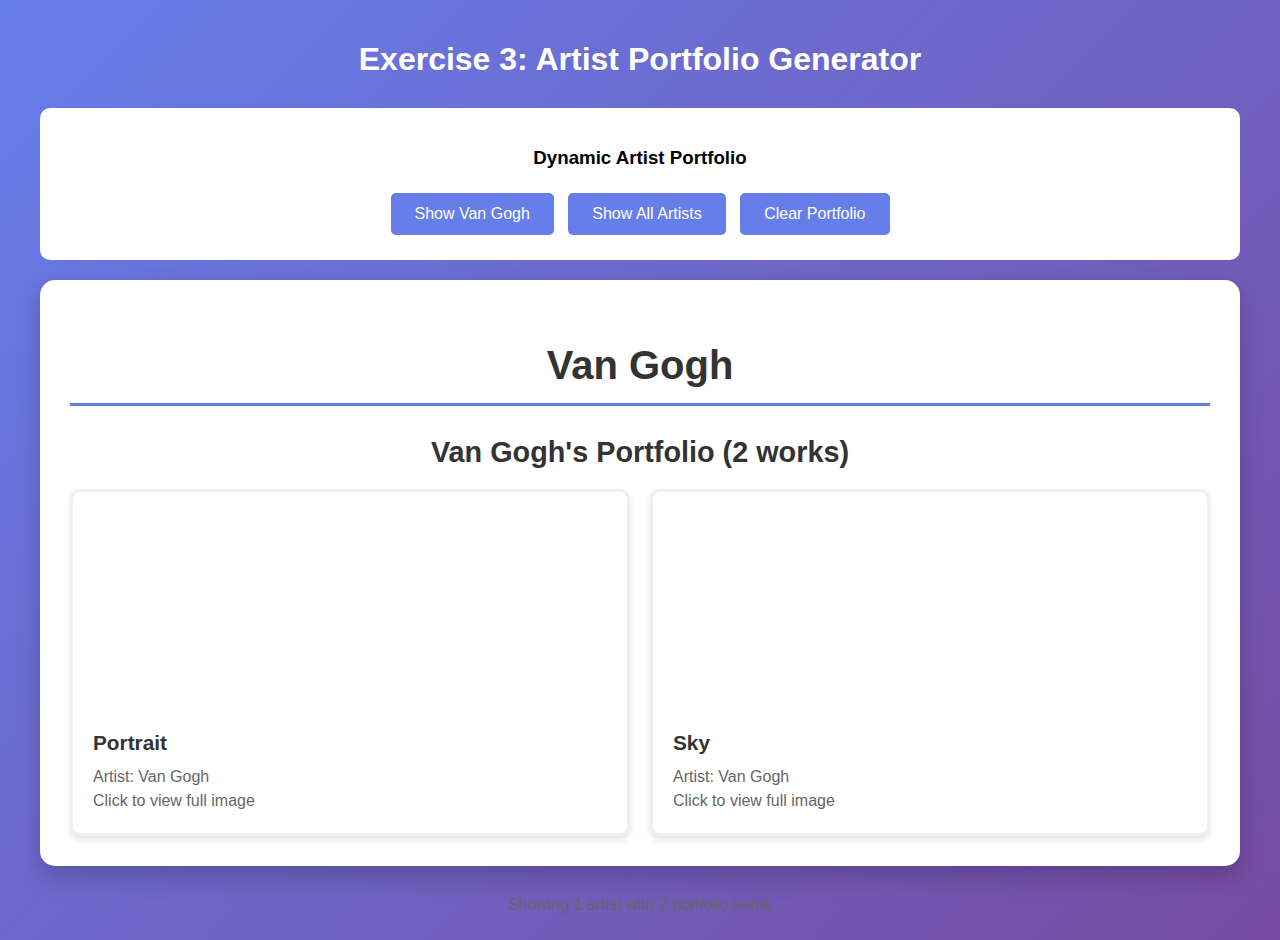
<file: exercise3.html>
<!DOCTYPE html>
<html lang="en">
<head>
    <meta charset="UTF-8">
    <meta name="viewport" content="width=device-width, initial-scale=1.0">
    <title>Lab 3 - Exercise 3: Artist Portfolio</title>
    <style>
        body {
            font-family: Arial, sans-serif;
            background: linear-gradient(135deg, #667eea 0%, #764ba2 100%);
            margin: 0;
            padding: 20px;
            min-height: 100vh;
        }
        
        .container {
            max-width: 1200px;
            margin: 0 auto;
        }
        
        h1 {
            color: white;
            text-align: center;
            margin-bottom: 30px;
        }
        
        .artist-profile {
            background: white;
            border-radius: 15px;
            padding: 30px;
            margin-bottom: 30px;
            box-shadow: 0 10px 25px rgba(0, 0, 0, 0.2);
        }
        
        .artist-name {
            color: #333;
            font-size: 2.5em;
            margin-bottom: 20px;
            text-align: center;
            border-bottom: 3px solid #667eea;
            padding-bottom: 15px;
        }
        
        .portfolio-section {
            margin-top: 30px;
        }
        
        .portfolio-title {
            color: #333;
            font-size: 1.8em;
            margin-bottom: 20px;
            text-align: center;
        }
        
        .portfolio-grid {
            display: grid;
            grid-template-columns: repeat(auto-fit, minmax(300px, 1fr));
            gap: 20px;
            margin-top: 20px;
        }
        
        .portfolio-item {
            background: white;
            border-radius: 10px;
            padding: 20px;
            box-shadow: 0 4px 6px rgba(0, 0, 0, 0.1);
            transition: transform 0.3s ease;
            border: 3px solid #f0f0f0;
        }
        
        .portfolio-item:hover {
            transform: translateY(-5px);
            border-color: #667eea;
        }
        
        .portfolio-item img {
            width: 100%;
            height: 200px;
            object-fit: cover;
            border-radius: 8px;
            margin-bottom: 15px;
        }
        
        .portfolio-item h3 {
            color: #333;
            margin: 0 0 10px 0;
            text-transform: capitalize;
            font-size: 1.3em;
        }
        
        .portfolio-item p {
            color: #666;
            line-height: 1.5;
            margin: 0;
        }
        
        .controls {
            background: white;
            padding: 20px;
            border-radius: 10px;
            margin-bottom: 20px;
            text-align: center;
        }
        
        button {
            background: #667eea;
            color: white;
            padding: 12px 24px;
            border: none;
            border-radius: 5px;
            cursor: pointer;
            margin: 5px;
            font-size: 1em;
        }
        
        button:hover {
            background: #5a6fd8;
        }
        
        .artist-count {
            color: #666;
            text-align: center;
            margin-top: 10px;
        }
    </style>
</head>
<body>
    <div class="container">
        <h1>Exercise 3: Artist Portfolio Generator</h1>
        
        <div class="controls">
            <h3>Dynamic Artist Portfolio</h3>
            <button onclick="generateSingleArtist()">Show Van Gogh</button>
            <button onclick="generateMultipleArtists()">Show All Artists</button>
            <button onclick="clearPortfolio()">Clear Portfolio</button>
        </div>
        
        <div id="portfolioContainer">
            <!-- Artist profiles will be dynamically generated here -->
        </div>
    </div>

    <script>
        // Exercise 3: Single artist data as provided
        const artist = {
            name: "Van Gogh",
            portfolio: [
                {
                    title: "portrait", 
                    url: "https://collectionapi.metmuseum.org/api/collection/v1/iiif/436532/1671316/main-image"
                },
                {
                    title: "sky", 
                    url: "https://mymodernmet.com/wp/wp-content/uploads/2020/11/White-house-night-van-goh-worldwide-2.jpg"
                }
            ]
        };
        
        // Extension: Array of multiple artists with portfolios
        const artists = [
            {
                name: "Van Gogh",
                portfolio: [
                    {
                        title: "Portrait", 
                        url: "https://collectionapi.metmuseum.org/api/collection/v1/iiif/436532/1671316/main-image"
                    },
                    {
                        title: "Starry Night Sky", 
                        url: "https://mymodernmet.com/wp/wp-content/uploads/2020/11/White-house-night-van-goh-worldwide-2.jpg"
                    },
                    {
                        title: "Sunflowers", 
                        url: "https://upload.wikimedia.org/wikipedia/commons/thumb/4/46/Vincent_Willem_van_Gogh_127.jpg/300px-Vincent_Willem_van_Gogh_127.jpg"
                    }
                ]
            },
            {
                name: "Picasso",
                portfolio: [
                    {
                        title: "Guernica", 
                        url: "https://upload.wikimedia.org/wikipedia/en/thumb/7/74/PicassoGuernica.jpg/400px-PicassoGuernica.jpg"
                    },
                    {
                        title: "Les Demoiselles d'Avignon", 
                        url: "https://upload.wikimedia.org/wikipedia/en/thumb/4/4c/Les_Demoiselles_d%27Avignon.jpg/300px-Les_Demoiselles_d%27Avignon.jpg"
                    }
                ]
            },
            {
                name: "Monet",
                portfolio: [
                    {
                        title: "Water Lilies", 
                        url: "https://upload.wikimedia.org/wikipedia/commons/thumb/a/aa/Claude_Monet_-_Water_Lilies_-_1919%2C_Metropolitan_Museum_of_Art.jpg/400px-Claude_Monet_-_Water_Lilies_-_1919%2C_Metropolitan_Museum_of_Art.jpg"
                    },
                    {
                        title: "Impression Sunrise", 
                        url: "https://upload.wikimedia.org/wikipedia/commons/thumb/5/59/Monet_-_Impression%2C_Sunrise.jpg/400px-Monet_-_Impression%2C_Sunrise.jpg"
                    },
                    {
                        title: "Cathedral Series", 
                        url: "https://upload.wikimedia.org/wikipedia/commons/thumb/f/fc/Monet_Cathedral_Rouen_facade.jpg/300px-Monet_Cathedral_Rouen_facade.jpg"
                    }
                ]
            }
        ];
        
        // Function to create an artist profile card
        function createArtistProfile(artistData) {
            const portfolioContainer = document.getElementById('portfolioContainer');
            
            // Create artist profile container
            const artistProfile = document.createElement('div');
            artistProfile.className = 'artist-profile';
            
            // Create artist name header
            const artistName = document.createElement('h2');
            artistName.className = 'artist-name';
            artistName.textContent = artistData.name;
            artistProfile.appendChild(artistName);
            
            // Create portfolio section
            const portfolioSection = document.createElement('div');
            portfolioSection.className = 'portfolio-section';
            
            const portfolioTitle = document.createElement('h3');
            portfolioTitle.className = 'portfolio-title';
            portfolioTitle.textContent = `${artistData.name}'s Portfolio (${artistData.portfolio.length} works)`;
            portfolioSection.appendChild(portfolioTitle);
            
            // Create portfolio grid
            const portfolioGrid = document.createElement('div');
            portfolioGrid.className = 'portfolio-grid';
            
            // Generate portfolio items
            artistData.portfolio.forEach(item => {
                const portfolioItem = document.createElement('div');
                portfolioItem.className = 'portfolio-item';
                
                portfolioItem.innerHTML = `
                    <img src="${item.url}" alt="${item.title}" onerror="this.src='https://via.placeholder.com/300x200?text=Image+Not+Available'">
                    <h3>${item.title}</h3>
                    <p>Artist: ${artistData.name}<br>
                    Click to view full image</p>
                `;
                
                // Add click event to open image in new tab
                portfolioItem.addEventListener('click', () => {
                    window.open(item.url, '_blank');
                });
                
                portfolioGrid.appendChild(portfolioItem);
            });
            
            portfolioSection.appendChild(portfolioGrid);
            artistProfile.appendChild(portfolioSection);
            portfolioContainer.appendChild(artistProfile);
        }
        
        // Function to generate single artist (Van Gogh)
        function generateSingleArtist() {
            clearPortfolio();
            createArtistProfile(artist);
            
            // Add artist count info
            const artistCount = document.createElement('div');
            artistCount.className = 'artist-count';
            artistCount.textContent = `Showing 1 artist with ${artist.portfolio.length} portfolio items`;
            document.getElementById('portfolioContainer').appendChild(artistCount);
        }
        
        // Function to generate multiple artists
        function generateMultipleArtists() {
            clearPortfolio();
            
            artists.forEach(artistData => {
                createArtistProfile(artistData);
            });
            
            // Add artist count info
            const totalItems = artists.reduce((total, artist) => total + artist.portfolio.length, 0);
            const artistCount = document.createElement('div');
            artistCount.className = 'artist-count';
            artistCount.textContent = `Showing ${artists.length} artists with ${totalItems} total portfolio items`;
            document.getElementById('portfolioContainer').appendChild(artistCount);
        }
        
        // Function to clear portfolio
        function clearPortfolio() {
            const portfolioContainer = document.getElementById('portfolioContainer');
            portfolioContainer.innerHTML = '';
        }
        
        // Automatically show Van Gogh when page loads
        window.onload = function() {
            generateSingleArtist();
        };
    </script>
</body>
</html>
</file>
<file: styles.css>
* {
    margin: 0;
    padding: 0;
    box-sizing: border-box;
}

body {
    font-family: 'Arial', sans-serif;
    background: linear-gradient(135deg, #667eea 0%, #764ba2 100%);
    display: flex;
    justify-content: center;
    align-items: center;
    min-height: 100vh;
    padding: 20px;
}

.calculator {
    background: #2d3748;
    border-radius: 20px;
    padding: 20px;
    box-shadow: 0 20px 40px rgba(0, 0, 0, 0.3);
    max-width: 350px;
    width: 100%;
}

.display {
    margin-bottom: 20px;
}

#display {
    width: 100%;
    height: 80px;
    font-size: 2rem;
    text-align: right;
    padding: 0 20px;
    border: none;
    border-radius: 10px;
    background: #1a202c;
    color: #ffffff;
    outline: none;
    font-weight: bold;
}

.buttons {
    display: grid;
    grid-template-columns: repeat(4, 1fr);
    gap: 15px;
}

.btn {
    height: 60px;
    border: none;
    border-radius: 10px;
    font-size: 1.2rem;
    font-weight: bold;
    cursor: pointer;
    transition: all 0.2s ease;
    background: #4a5568;
    color: #ffffff;
}

.btn:hover {
    transform: translateY(-2px);
    box-shadow: 0 5px 15px rgba(0, 0, 0, 0.3);
}

.btn:active {
    transform: translateY(0);
}

.btn.operator {
    background: #f6ad55;
    color: #2d3748;
}

.btn.operator:hover {
    background: #ed8936;
}

.btn.equals {
    background: #48bb78;
    color: #ffffff;
    grid-row: span 2;
    height: 135px;
}

.btn.equals:hover {
    background: #38a169;
}

.btn.clear {
    background: #fc8181;
    color: #ffffff;
}

.btn.clear:hover {
    background: #f56565;
}

.btn.zero {
    grid-column: span 2;
}

/* Responsive design */
@media (max-width: 480px) {
    .calculator {
        padding: 15px;
        max-width: 300px;
    }
    
    #display {
        height: 70px;
        font-size: 1.8rem;
    }
    
    .btn {
        height: 50px;
        font-size: 1rem;
    }
    
    .btn.equals {
        height: 115px;
    }
}
</file>
